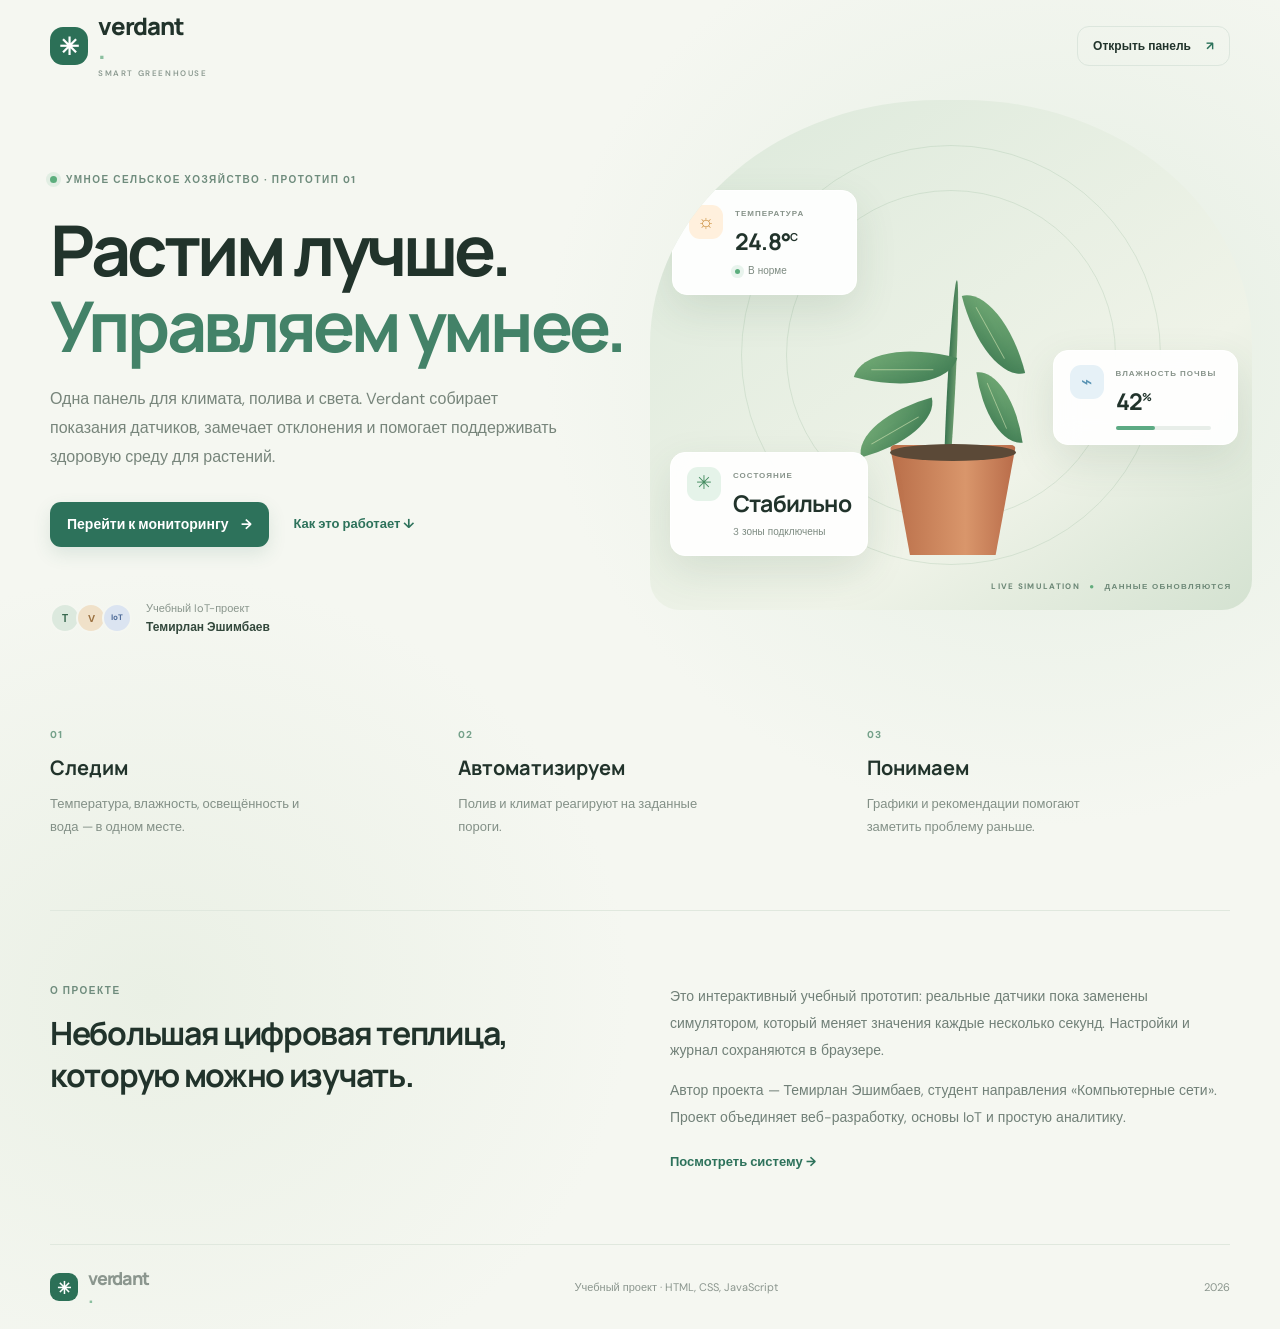
<file: index.html>
<!doctype html>
<html lang="ru">
<head>
  <meta charset="utf-8"><meta name="viewport" content="width=device-width, initial-scale=1">
  <meta name="theme-color" content="#10251f">
  <title>Verdant — IoT Smart Greenhouse</title>
  <link rel="preconnect" href="https://fonts.googleapis.com">
  <link href="https://fonts.googleapis.com/css2?family=DM+Sans:wght@400;500;600;700&family=Manrope:wght@400;500;600;700;800&display=swap" rel="stylesheet">
  <link rel="stylesheet" href="assets/css/style.css">
</head>
<body class="welcome-page">
  <nav class="welcome-nav wrap">
    <a class="brand" href="index.html"><span class="brand-mark">✳</span><span>verdant<span class="brand-dot">.</span><small>SMART GREENHOUSE</small></span></a>
    <a class="nav-pill" href="dashboard.html">Открыть панель <span>↗</span></a>
  </nav>
  <main class="welcome wrap">
    <section class="hero-copy">
      <div class="eyebrow"><span class="pulse"></span> УМНОЕ СЕЛЬСКОЕ ХОЗЯЙСТВО · ПРОТОТИП 01</div>
      <h1>Растим лучше.<br><em>Управляем умнее.</em></h1>
      <p class="hero-lead">Одна панель для климата, полива и света. Verdant собирает показания датчиков, замечает отклонения и помогает поддерживать здоровую среду для растений.</p>
      <div class="hero-actions"><a class="btn btn-primary" href="dashboard.html">Перейти к мониторингу <span>→</span></a><a class="text-link" href="#about">Как это работает ↓</a></div>
      <div class="hero-foot"><div class="avatar-stack"><span>Т</span><span>V</span><span>IoT</span></div><span>Учебный IoT-проект<br><b>Темирлан Эшимбаев</b></span></div>
    </section>
    <section class="hero-visual" aria-label="Предпросмотр теплицы">
      <div class="visual-orbit orbit-one"></div><div class="visual-orbit orbit-two"></div>
      <div class="plant-art"><div class="stem"></div><div class="leaf leaf-a"></div><div class="leaf leaf-b"></div><div class="leaf leaf-c"></div><div class="leaf leaf-d"></div><div class="pot"></div><div class="soil"></div></div>
      <div class="floating-card temp-card"><span class="mini-icon orange">☼</span><div><small>ТЕМПЕРАТУРА</small><strong>24.8°<sup>C</sup></strong><em><span class="live-dot"></span> В норме</em></div></div>
      <div class="floating-card moisture-card"><span class="mini-icon blue">⌁</span><div><small>ВЛАЖНОСТЬ ПОЧВЫ</small><strong>42<sup>%</sup></strong><div class="mini-bar"><i style="width:42%"></i></div></div></div>
      <div class="floating-card light-card"><span class="mini-icon green">✳</span><div><small>СОСТОЯНИЕ</small><strong>Стабильно</strong><em>3 зоны подключены</em></div></div>
      <div class="visual-caption">LIVE SIMULATION <span>●</span> ДАННЫЕ ОБНОВЛЯЮТСЯ</div>
    </section>
    <section id="about" class="feature-strip">
      <div><span class="feature-number">01</span><h3>Следим</h3><p>Температура, влажность, освещённость и вода — в одном месте.</p></div>
      <div><span class="feature-number">02</span><h3>Автоматизируем</h3><p>Полив и климат реагируют на заданные пороги.</p></div>
      <div><span class="feature-number">03</span><h3>Понимаем</h3><p>Графики и рекомендации помогают заметить проблему раньше.</p></div>
    </section>
    <section class="about-project">
      <div><div class="eyebrow">О ПРОЕКТЕ</div><h2>Небольшая цифровая теплица,<br>которую можно изучать.</h2></div>
      <div class="about-text"><p>Это интерактивный учебный прототип: реальные датчики пока заменены симулятором, который меняет значения каждые несколько секунд. Настройки и журнал сохраняются в браузере.</p><p class="muted">Автор проекта — Темирлан Эшимбаев, студент направления «Компьютерные сети». Проект объединяет веб-разработку, основы IoT и простую аналитику.</p><a class="text-link" href="dashboard.html">Посмотреть систему →</a></div>
    </section>
    <footer class="welcome-footer"><a class="brand mini-brand" href="index.html"><span class="brand-mark">✳</span><span>verdant<span class="brand-dot">.</span></span></a><span>Учебный проект · HTML, CSS, JavaScript</span><span>2026</span></footer>
  </main>
</body>
</html>
</file>
<file: assets/css/style.css>
:root{--bg:#f5f7f4;--surface:#fff;--ink:#21332b;--muted:#839088;--line:#e8ede8;--green:#2d725b;--green-dark:#173e31;--soft-green:#e8f3ed;--shadow:0 8px 28px rgba(30,58,44,.045);--radius:18px}
*{box-sizing:border-box}html{scroll-behavior:smooth}body{margin:0;background:var(--bg);color:var(--ink);font-family:"DM Sans",sans-serif;font-size:14px;line-height:1.5}h1,h2,h3,h4,p{margin-top:0}h1,h2,h3,h4,.brand{font-family:"Manrope","DM Sans",sans-serif}a{color:inherit;text-decoration:none}button,input,select{font:inherit}button{cursor:pointer}.wrap{width:min(1180px,calc(100% - 48px));margin:auto}.brand{display:flex;align-items:center;gap:10px;font-size:24px;font-weight:800;letter-spacing:-1.2px;line-height:1}.brand>span:last-child{display:flex;flex-direction:column}.brand-dot{display:inline!important;color:#8bbf9f}.brand small{font:600 8px "DM Sans",sans-serif;letter-spacing:1.6px;color:#8c9a91;margin-top:6px}.brand-mark{width:38px;height:38px;border-radius:13px;background:#2c7057;color:#fff;display:grid;place-items:center;font-size:24px;letter-spacing:0}.btn{border:0;border-radius:11px;padding:12px 17px;font-weight:700;display:inline-flex;align-items:center;justify-content:center;gap:12px;transition:.2s}.btn:hover{transform:translateY(-1px)}.btn-primary{background:var(--green);color:white;box-shadow:0 7px 18px #2d725b20}.btn-soft{background:#edf3ef;color:#3c6957}.btn-outline{background:transparent;border:1px solid var(--line);color:var(--ink)}.full-btn{width:100%;margin-top:20px}.text-link{font-weight:700;color:var(--green);font-size:13px}.eyebrow{font-size:10px;font-weight:800;letter-spacing:1.5px;color:#6f8c7d}.muted{color:var(--muted)}
/* welcome */.welcome-page{background:#f5f7f1;background-image:radial-gradient(ellipse at 82% 27%,#e4eee2 0,transparent 34%),radial-gradient(ellipse at 12% 75%,#eaf0e5 0,transparent 30%)}.welcome-nav{height:92px;display:flex;align-items:center;justify-content:space-between}.nav-pill{border:1px solid #dce6dd;padding:10px 15px;border-radius:12px;font-weight:700;font-size:12px}.nav-pill span{color:var(--green);margin-left:12px}.welcome{max-width:1180px}.hero-copy{width:53%;padding:80px 0 40px;position:relative;z-index:2}.hero-copy .eyebrow{display:flex;align-items:center;gap:9px}.pulse,.live-dot{display:inline-block;width:7px;height:7px;background:#5cae7d;border-radius:50%;box-shadow:0 0 0 4px #5cae7d20}.hero-copy h1{font-size:clamp(42px,5.5vw,70px);line-height:1.08;letter-spacing:-3.8px;margin:25px 0 22px;font-weight:700}.hero-copy h1 em{font-style:normal;color:#438268}.hero-lead{font-size:16px;line-height:1.8;color:#77857b;max-width:520px}.hero-actions{display:flex;align-items:center;gap:25px;margin-top:30px}.hero-foot{display:flex;align-items:center;gap:14px;margin-top:52px;color:#89958c;font-size:11px;line-height:1.7}.hero-foot b{color:#33483c;font-size:12px}.avatar-stack{display:flex;padding-left:4px}.avatar-stack span{width:30px;height:30px;margin-left:-4px;border:2px solid #f5f7f1;border-radius:50%;background:#dce9de;color:#38694f;display:grid;place-items:center;font-size:10px;font-weight:800}.avatar-stack span:nth-child(2){background:#f0e1c9;color:#9b7140}.avatar-stack span:nth-child(3){background:#dbe4f1;color:#506d9a;font-size:8px}.hero-visual{position:absolute;top:100px;left:calc(50% + 10px);width:47%;height:510px;border-radius:48% 48% 30px 30px;background:linear-gradient(145deg,#dce9db,#eff3e8 68%,#d4e2d1);overflow:hidden}.visual-orbit{position:absolute;border:1px solid #9fbda34a;border-radius:50%;width:420px;height:420px;left:50%;top:50%;transform:translate(-50%,-50%)}.orbit-two{width:330px;height:330px}.plant-art{position:absolute;bottom:45px;left:50%;transform:translateX(-50%);height:310px;width:220px}.stem{position:absolute;width:8px;height:225px;left:106px;bottom:60px;background:linear-gradient(90deg,#397450,#6a9a6d);border-radius:50%;transform:rotate(3deg)}.leaf{position:absolute;width:95px;height:45px;background:linear-gradient(135deg,#80b67e,#37764f);border-radius:100% 0 100% 0;box-shadow:inset -8px -4px 15px #2b624222}.leaf:after{content:"";position:absolute;width:65%;height:1px;background:#d1e3b2a8;top:55%;left:15%;transform:rotate(-15deg)}.leaf-a{left:17px;bottom:175px;transform:rotate(15deg)}.leaf-b{left:105px;bottom:208px;transform:rotate(76deg) scale(.95)}.leaf-c{left:8px;bottom:115px;transform:rotate(-15deg) scale(.88)}.leaf-d{left:111px;bottom:135px;transform:rotate(82deg) scale(.8)}.pot{position:absolute;bottom:10px;left:49px;width:126px;height:110px;background:linear-gradient(90deg,#b96e49,#d9966b 60%,#b86b49);clip-path:polygon(0 0,100% 0,84% 100%,16% 100%);border-radius:5px}.soil{position:absolute;bottom:104px;left:49px;width:126px;height:17px;background:#5b4937;border-radius:50%}.floating-card{position:absolute;z-index:3;display:flex;gap:12px;align-items:flex-start;padding:14px 16px;background:#ffffffeb;backdrop-filter:blur(12px);border:1px solid #fff;border-radius:15px;box-shadow:0 15px 40px #385d4220;min-width:185px}.floating-card small{display:block;color:#87938a;font-size:8px;font-weight:800;letter-spacing:1px;margin:2px 0 5px}.floating-card strong{display:block;font-family:Manrope;font-size:23px;letter-spacing:-.8px}.floating-card sup{font-size:11px}.floating-card em{font-size:10px;color:#7c8a80;font-style:normal}.floating-card em .live-dot{width:5px;height:5px;margin-right:5px}.temp-card{top:90px;left:22px}.moisture-card{top:250px;right:14px}.light-card{bottom:54px;left:20px}.mini-icon{display:grid;place-items:center;width:34px;height:34px;border-radius:11px;font-size:19px}.orange{background:#fff0dd;color:#c88a35}.blue{background:#e6f1f7;color:#5792b2}.green{background:#e5f3e9;color:#448b60}.purple{background:#eeeafd;color:#8372c4}.mini-bar{height:4px;background:#e8eee9;border-radius:4px;margin-top:7px;width:95px}.mini-bar i{display:block;height:100%;border-radius:4px;background:#5caa83}.visual-caption{position:absolute;bottom:18px;right:20px;color:#6d8877;font-size:8px;letter-spacing:1.3px;font-weight:800}.visual-caption span{color:#64ad7e;margin:0 6px}.feature-strip{display:grid;grid-template-columns:repeat(3,1fr);gap:45px;padding:45px 0 72px;border-bottom:1px solid #e0e8de}.feature-number{font-size:10px;color:#75a18a;font-weight:800;letter-spacing:1px}.feature-strip h3{font-size:20px;margin:9px 0}.feature-strip p{max-width:260px;color:#839087;font-size:13px;line-height:1.8;margin:0}.about-project{display:grid;grid-template-columns:1fr 1fr;gap:60px;padding:72px 0}.about-project h2{font-size:32px;letter-spacing:-1.3px;line-height:1.3;margin-top:15px}.about-text p{font-size:14px;line-height:1.9;color:#718078}.about-text .text-link{display:inline-block;margin-top:8px}.welcome-footer{border-top:1px solid #e0e8de;display:flex;align-items:center;justify-content:space-between;padding:24px 0;color:#8b968e;font-size:11px}.mini-brand{font-size:18px}.mini-brand .brand-mark{width:28px;height:28px;border-radius:9px;font-size:17px}
/* app shell */.app-shell{min-height:100vh}.sidebar{position:fixed;z-index:20;left:0;top:0;bottom:0;width:244px;background:#fff;border-right:1px solid var(--line);padding:25px 17px 15px;display:flex;flex-direction:column}.side-brand{font-size:22px;margin:0 0 43px 6px}.side-brand .brand-mark{width:35px;height:35px;border-radius:11px;font-size:21px}.side-label{font-size:9px;letter-spacing:1.2px;font-weight:800;color:#a0aaa3;padding:0 12px;margin-bottom:12px}.side-nav{display:grid;gap:4px}.side-nav a{height:43px;border-radius:10px;padding:0 12px;display:flex;align-items:center;gap:12px;color:#7b8980;font-size:12px;font-weight:600;transition:.15s}.side-nav a:hover{background:#f5f8f5;color:#3a7258}.side-nav a.active{background:#eaf3ed;color:#28684e;font-weight:800}.nav-icon{width:18px;text-align:center;font-size:18px;color:#83968a}.side-nav a.active .nav-icon{color:#347c5c}.nav-count{margin-left:auto;background:#d9e9de;border-radius:6px;padding:2px 6px;font-size:10px}.alert-count{margin-left:auto;background:#fff0dc;color:#bd8031;border-radius:6px;padding:2px 6px;font-size:10px}.side-label-bottom{margin-top:33px}.sidebar-bottom{margin-top:auto}.system-status{display:flex;gap:11px;align-items:center;padding:14px 9px;border:1px solid var(--line);border-radius:12px;margin-bottom:13px}.system-status b,.profile-mini b{display:block;font-size:10px}.system-status small,.profile-mini small{display:block;font-size:9px;color:#98a39b;margin-top:3px}.system-status .live-dot{flex-shrink:0}.profile-mini{border-top:1px solid var(--line);padding:16px 3px 0;display:flex;align-items:center;gap:9px}.profile-avatar{width:34px;height:34px;border-radius:11px;background:#dcece2;color:#347253;display:grid;place-items:center;font-size:11px;font-weight:800;flex-shrink:0}.profile-mini .more{margin-left:auto;color:#8e9a91;font-weight:800}.main-area{margin-left:244px;min-height:100vh}.topbar{height:70px;background:#ffffffc9;border-bottom:1px solid var(--line);display:flex;align-items:center;justify-content:space-between;padding:0 35px;position:sticky;top:0;z-index:10;backdrop-filter:blur(12px)}.breadcrumb{font-size:11px;color:#8d9991}.breadcrumb span{margin:0 10px;color:#c3cbc4}.breadcrumb b{color:#475a4e;font-weight:700}.top-actions{display:flex;align-items:center;gap:19px}.top-live{font-size:10px;color:#688174;display:flex;align-items:center;gap:8px}.top-live .live-dot{width:6px;height:6px}.icon-button{width:33px;height:33px;border:1px solid var(--line);border-radius:10px;background:#fff;color:#718177;font-size:18px}.small-avatar{width:31px;height:31px}.mobile-menu{display:none;border:0;background:transparent;font-size:22px}.content{padding:32px 35px 22px;max-width:1600px;margin:0 auto}.page-heading{display:flex;align-items:flex-end;justify-content:space-between;gap:20px;margin-bottom:27px}.page-heading h1{font-size:29px;letter-spacing:-1.1px;margin:9px 0 5px}.page-heading p{font-size:12px;color:#87938b;margin:0}.heading-date{margin-left:12px;letter-spacing:0;font-size:10px;color:#a1aaa3;font-weight:600}.heading-actions{display:flex;align-items:center;gap:10px}.heading-actions .btn{font-size:11px;padding:10px 13px}.mode-badge{border:1px solid #dce9df;background:#f2f8f3;color:#438062;border-radius:9px;padding:9px 11px;font-size:9px;letter-spacing:.5px;font-weight:800;white-space:nowrap}.mode-badge i{display:inline-block;width:6px;height:6px;background:#61ae7d;border-radius:50%;margin-right:5px}.metrics-grid{display:grid;grid-template-columns:repeat(4,minmax(0,1fr));gap:15px}.metric-card{background:var(--surface);border:1px solid var(--line);border-radius:var(--radius);padding:18px 18px 15px;box-shadow:var(--shadow);min-width:0}.metric-top{display:flex;align-items:center;justify-content:space-between;color:#829087;font-size:11px;font-weight:600}.metric-icon{width:33px;height:33px;border-radius:11px;display:grid;place-items:center;font-size:17px}.metric-value{font-family:Manrope;font-size:30px;letter-spacing:-1.2px;font-weight:800;margin:13px 0 6px}.metric-value small{font-size:14px;letter-spacing:0;margin-left:3px;color:#7e8d82;font-weight:600}.metric-foot{font-size:10px;color:#99a39b;white-space:nowrap;overflow:hidden;text-overflow:ellipsis}.trend{font-size:9px;margin-right:5px}.trend.up{color:#5aab7d}.trend.down{color:#d28a4b}.trend.neutral{color:#92a29a}.section-title{display:flex;justify-content:space-between;align-items:center;margin:32px 0 16px}.section-title h2{font-size:18px;margin:0 0 4px;letter-spacing:-.5px}.section-title p{font-size:11px;color:#89958d;margin:0}.section-title .text-link{font-size:11px}.zones-grid{display:grid;grid-template-columns:repeat(3,minmax(0,1fr));gap:15px}.zone-card{background:var(--surface);border:1px solid var(--line);border-radius:var(--radius);padding:17px;box-shadow:var(--shadow);min-width:0}.zone-card-top{display:flex;align-items:center;gap:10px}.zone-plant-icon{width:39px;height:39px;border-radius:13px;background:#e9f3e8;color:#4b9566;display:grid;place-items:center;font-size:22px}.zone-name{flex:1;min-width:0}.zone-name h3{font-size:14px;margin:0 0 3px}.zone-name p{font-size:10px;color:#99a49b;margin:0}.dots-btn{border:0;background:transparent;color:#9aa69e;font-size:21px;letter-spacing:1px}.zone-state{display:flex;align-items:center;justify-content:space-between;margin:18px 0 16px}.status-badge{display:inline-flex;align-items:center;gap:6px;font-size:9px;font-weight:700;color:#849187;white-space:nowrap}.status-badge i{width:5px;height:5px;border-radius:50%;background:#a6b0a8}.status-badge.good{color:#46835f}.status-badge.good i{background:#5dae7b}.status-badge.warn{color:#c28a3e}.status-badge.warn i{background:#dfa54e}.status-badge.bad{color:#c65c55}.status-badge.bad i{background:#d96e66}.risk-label{font-size:10px;color:#99a39b}.risk-label b{color:#43574a}.zone-readings{display:grid;grid-template-columns:repeat(3,1fr);padding:13px 0;border-top:1px solid #f0f2ef;border-bottom:1px solid #f0f2ef;gap:5px}.zone-readings span{display:block;font-size:9px;color:#97a199;margin-bottom:6px}.zone-readings b{font-family:Manrope;font-size:17px;letter-spacing:-.5px}.zone-readings small{font-size:10px;color:#8c9a90;margin-left:2px}.risk-track{height:4px;background:#edf1ed;border-radius:10px;overflow:hidden;margin:14px 0 12px}.risk-track i{display:block;height:100%;background:#5ba67b;border-radius:10px;transition:width .3s}.zone-card .zone-link{display:flex;justify-content:space-between;font-size:10px;font-weight:700;color:#6c8878}.zone-link span{font-size:15px}.dashboard-lower{display:grid;grid-template-columns:minmax(0,1.8fr) minmax(240px,1fr);gap:16px;margin-top:17px}.lower-main,.lower-side{display:grid;align-content:start;gap:16px;min-width:0}.panel{background:var(--surface);border:1px solid var(--line);border-radius:var(--radius);box-shadow:var(--shadow);padding:19px;min-width:0}.panel-heading{display:flex;align-items:center;justify-content:space-between;gap:12px;margin-bottom:18px}.panel-heading h3{font-size:14px;margin:0 0 4px;letter-spacing:-.3px}.panel-heading p{font-size:10px;color:#98a29a;margin:0}.chart-panel{padding-bottom:10px}.chart-wrap{height:230px;position:relative}.chart-menu{font-size:20px;color:#9da79f;letter-spacing:2px}.live-pill{display:flex;align-items:center;gap:6px;border-radius:7px;background:#eaf5ec;padding:6px 8px;font-size:8px;color:#528566;font-weight:800;letter-spacing:.5px}.live-pill .live-dot{width:5px;height:5px}.system-line{display:flex;justify-content:space-between;margin:15px 0;font-size:11px;color:#89958c}.system-line b{font-size:11px;color:#46584c}.system-line .text-warning{color:#c18b41}.progress{height:5px;border-radius:5px;background:#edf1ed}.progress i{display:block;height:100%;background:#65ad82;border-radius:5px}.insight-card{padding:20px;background:#1f4939;border-radius:var(--radius);color:#fff;position:relative;overflow:hidden}.insight-card:after{content:"✳";position:absolute;font-size:130px;color:#ffffff08;right:-8px;top:-28px}.insight-icon{width:32px;height:32px;border-radius:11px;display:grid;place-items:center;background:#ffffff1b;color:#b8dfbf;font-size:17px;margin-bottom:14px}.insight-card .eyebrow{color:#a2c8ad;font-size:9px}.insight-card h3{font-size:18px;margin:9px 0}.insight-card p{font-size:11px;line-height:1.7;color:#c4d8ca}.insight-card a{font-size:10px;color:#c3e3ca;font-weight:700}.insight-card a span{margin-left:8px}.event-list{display:grid}.event-row{display:flex;align-items:center;gap:11px;padding:12px 0;border-bottom:1px solid #f0f2ef;min-width:0}.event-row:last-child{border-bottom:0}.event-symbol{width:29px;height:29px;border-radius:10px;display:grid;place-items:center;font-weight:800;font-size:12px;flex-shrink:0}.event-symbol.warning{background:#fff2df;color:#c18c3d}.event-symbol.critical{background:#fdebe8;color:#cb635c}.event-symbol.neutral{background:#eaf3ed;color:#4d8965}.event-copy{flex:1;min-width:0}.event-copy b{display:block;font-size:10px;white-space:nowrap;overflow:hidden;text-overflow:ellipsis}.event-copy small{display:block;font-size:9px;color:#9aa49c;margin-top:4px}.event-time{font-size:9px;color:#a0aaa3;white-space:nowrap}.resolve-btn{border:1px solid #dce8de;border-radius:7px;background:#f2f8f3;color:#4c8965;width:25px;height:25px}.empty-state{padding:25px;text-align:center;color:#9ba69d;font-size:12px}
/* other pages */.info-banner{display:flex;gap:13px;align-items:flex-start;background:#edf5ef;border:1px solid #e1eee4;color:#4d7e60;border-radius:13px;padding:14px 16px;margin-bottom:20px}.info-banner>span{font-size:19px}.info-banner b{display:block;font-size:11px;margin:1px 0 4px}.info-banner p{font-size:10px;line-height:1.6;margin:0;color:#76917e}.warning-banner{background:#fff5e6;border-color:#f2e2c5;color:#bd873c}.warning-banner p{color:#9e855f}.zones-page-grid{margin-bottom:20px}.table-panel{padding:20px 0 0}.table-panel>.panel-heading{padding:0 20px}.search-input,select{border:1px solid var(--line);background:var(--surface);border-radius:9px;padding:9px 11px;font-size:10px;color:var(--ink);outline:none}.search-input:focus,select:focus{border-color:#9dc4aa}.table-tools{display:flex;gap:8px}.table-scroll{overflow-x:auto}table{width:100%;border-collapse:collapse;text-align:left;white-space:nowrap}th{background:#f8faf7;color:#98a39b;font-size:9px;font-weight:800;letter-spacing:.6px;text-transform:uppercase;padding:12px 20px}td{padding:14px 20px;border-bottom:1px solid #f0f2ef;font-size:11px;color:#68776c}td b{color:#405448}td small{display:block;font-size:9px;color:#a0aaa3;margin-top:3px}tbody tr:last-child td{border-bottom:0}tbody tr[hidden]{display:none}.device-cell{display:flex;align-items:center;gap:10px}.device-icon{width:31px;height:31px;border-radius:10px;background:#eaf3ed;color:#4b8965;display:grid;place-items:center;font-size:16px}.compact-metrics{margin-bottom:20px}.compact-metrics .metric-card{padding:15px}.compact-metrics .metric-value{font-size:25px}.control-zone-tabs{display:flex;gap:8px;margin-bottom:17px;overflow-x:auto}.zone-tab{background:var(--surface);border:1px solid var(--line);padding:10px 16px;border-radius:11px;color:#738178;font-size:11px;font-weight:700;min-width:110px;text-align:left}.zone-tab small{display:block;font-size:8px;color:#9aa59d;margin-top:3px}.zone-tab.active{border-color:#b7d4bf;background:#edf6ef;color:#3d7855}.control-summary{display:flex;justify-content:space-between;align-items:center;margin-bottom:17px}.control-summary h2{font-size:21px;margin:7px 0 4px}.control-summary p{font-size:11px;color:#8b988f;margin:0}.mode-switch{text-align:right}.mode-switch>span{display:block;font-size:10px;color:#8e9a92;margin-bottom:7px}.segmented{display:flex;border:0;border-radius:9px;padding:3px;background:#eef2ee;color:#78867c;font-size:10px;font-weight:700}.segmented span{padding:7px 11px;border-radius:7px}.segmented.auto-selected span:first-child,.segmented.manual-selected span:last-child{background:#fff;color:#347451;box-shadow:0 2px 6px #1d493b13}.mode-switch small{display:block;color:#9aa59d;font-size:9px;margin-top:5px}.actuator-grid{display:grid;grid-template-columns:repeat(3,minmax(0,1fr));gap:14px;margin-bottom:18px}.actuator-card{border:1px solid var(--line);background:var(--surface);border-radius:16px;padding:17px}.actuator-card.is-on{border-color:#c4ddca;background:linear-gradient(145deg,#fff,#f6fbf6)}.actuator-top{display:flex;justify-content:space-between;align-items:center}.actuator-icon{width:39px;height:39px;border-radius:12px;background:#edf2ee;color:#638371;display:grid;place-items:center;font-size:21px}.is-on .actuator-icon{background:#e1f2e5;color:#39815a}.actuator-card h3{font-size:13px;margin:15px 0 5px}.actuator-card p{font-size:10px;color:#929e95;min-height:30px;line-height:1.6;margin-bottom:15px}.actuator-bottom{display:flex;align-items:center;justify-content:space-between;border-top:1px solid #eef1ed;padding-top:12px;gap:6px}.actuator-bottom>span{font-size:9px;color:#99a39b}.toggle{width:37px;height:21px;border:0;border-radius:20px;background:#dce3dd;padding:3px;transition:.2s;flex-shrink:0}.toggle:after{content:"";display:block;width:15px;height:15px;border-radius:50%;background:#fff;box-shadow:0 1px 3px #1c382b22;transition:.2s}.toggle.on{background:#4c9b6d}.toggle.on:after{transform:translateX(16px)}.toggle:disabled{opacity:.65;cursor:not-allowed}.analytics-intro{display:flex;gap:17px;align-items:flex-start;background:#eaf3eb;border:1px solid #dfebe0;border-radius:17px;padding:21px;margin-bottom:18px}.analytics-intro .insight-icon{background:#d7eadb;color:#3d8258;flex-shrink:0;margin:0}.analytics-intro h2{font-size:19px;margin:5px 0}.analytics-intro p{font-size:11px;color:#7e9283;margin:0;line-height:1.7}.risk-grid{display:grid;grid-template-columns:repeat(3,minmax(0,1fr));gap:14px;margin-bottom:18px}.risk-card{background:var(--surface);border:1px solid var(--line);border-radius:15px;padding:17px}.risk-card-top{display:flex;justify-content:space-between;gap:8px;font-size:11px;font-weight:700}.risk-number{font:800 32px Manrope;letter-spacing:-1px;margin:13px 0 4px}.risk-number small{font:600 11px "DM Sans";color:#9ca79f;letter-spacing:0}.risk-card p{font-size:10px;color:#919d94;margin:0}.charts-grid{display:grid;grid-template-columns:repeat(2,minmax(0,1fr));gap:15px;margin-bottom:18px}.recommendation-list{display:grid;grid-template-columns:repeat(2,minmax(0,1fr));gap:10px}.recommendation{display:flex;gap:12px;padding:14px;border:1px solid #eef1ed;border-radius:13px}.recommend-icon{width:33px;height:33px;display:grid;place-items:center;border-radius:10px;background:#eaf3ed;color:#508665;flex-shrink:0}.recommend-icon.water{background:#e7f2f8;color:#5793b2}.recommend-icon.temp{background:#fff0df;color:#c88a43}.recommend-icon.light{background:#f3f0dc;color:#a89b45}.recommend-icon.offline{background:#fdebe8;color:#c45d57}.recommendation small{font-size:8px;color:#95a197;letter-spacing:.6px;font-weight:800}.recommendation h4{font-size:11px;margin:4px 0}.recommendation p{font-size:10px;line-height:1.6;color:#89958d;margin:0}.ai-tag{font-size:8px;color:#5b8d6d;background:#edf6ef;padding:7px 9px;border-radius:7px;font-weight:800;letter-spacing:.4px}.settings-layout{display:grid;grid-template-columns:minmax(0,1.6fr) minmax(230px,1fr);gap:17px;align-items:start}.settings-panel{padding:22px}.settings-icon{width:34px;height:34px;border-radius:11px;background:#edf4ee;display:grid;place-items:center;color:#5c8b6b}.settings-group{display:grid;grid-template-columns:minmax(150px,1fr) 100px 100px;gap:12px;align-items:center;padding:16px 0;border-bottom:1px solid #eef1ed}.settings-group>div b,.setting-line b{display:block;font-size:11px}.settings-group>div small,.setting-line small{display:block;font-size:9px;color:#9aa59d;margin-top:4px;line-height:1.5}.settings-group label{font-size:9px;color:#8a978e}.settings-group input,.settings-group select{display:block;width:100%;margin-top:6px}.form-actions{display:flex;gap:10px;margin-top:20px}.form-actions .btn{font-size:10px}.settings-side{display:grid;gap:15px}.settings-side .panel{padding:18px}.setting-line{display:flex;align-items:center;justify-content:space-between;gap:12px;padding-top:14px}.safety-panel{background:#f0f6ef}.safety-icon{width:36px;height:36px;background:#dcebdc;border-radius:12px;display:grid;place-items:center;color:#4e8c61;font-size:20px;margin-bottom:13px}.safety-panel h3{font-size:14px;margin-bottom:8px}.safety-panel p{font-size:10px;line-height:1.8;color:#839687}.settings-note{font-size:10px;color:#a0aaa3;margin:15px 2px}.app-footer{display:flex;justify-content:space-between;gap:12px;padding:28px 0 8px;color:#a0aaa3;font-size:9px}.app-footer b{color:#62846e}.toast{position:fixed;bottom:24px;right:24px;z-index:99;background:#204b39;color:#fff;padding:12px 18px;border-radius:11px;box-shadow:0 10px 30px #153b2a2b;font-size:12px;opacity:0;transform:translateY(8px);pointer-events:none;transition:.2s}.toast.show{opacity:1;transform:translateY(0)}
.dark-theme{--bg:#17221c;--surface:#202d25;--ink:#e2ebe3;--muted:#9eafa2;--line:#304036;--soft-green:#263b2d;--shadow:0 8px 28px rgba(0,0,0,.08)}.dark-theme .sidebar,.dark-theme .topbar{background:#1d2a22;border-color:var(--line)}.dark-theme .breadcrumb b,.dark-theme .metric-value,.dark-theme .zone-readings b,.dark-theme .system-line b,.dark-theme td b{color:#e1ebe3}.dark-theme .side-nav a.active,.dark-theme .zone-tab.active{background:#2a4031;color:#a8d7b5}.dark-theme .side-nav a:hover,.dark-theme th{background:#25352a}.dark-theme .btn-soft,.dark-theme .icon-button,.dark-theme .search-input,.dark-theme select{background:#26372b;color:#c5d7c9;border-color:var(--line)}.dark-theme .info-banner,.dark-theme .analytics-intro,.dark-theme .safety-panel{background:#26382b;border-color:#344a38}.dark-theme .zone-readings,.dark-theme .event-row,.dark-theme .settings-group,.dark-theme .actuator-bottom{border-color:#304036}.dark-theme td,.dark-theme th{border-color:#304036}.dark-theme .actuator-card.is-on{background:#24372a}.dark-theme .toggle{background:#536357}.dark-theme .toggle.on{background:#4c9b6d}
@media(max-width:1200px){.sidebar{width:218px}.main-area{margin-left:218px}.content{padding:27px 24px}.topbar{padding:0 24px}.metrics-grid{gap:10px}.metric-card{padding:15px}.metric-value{font-size:26px}.zone-card{padding:14px}.zone-readings b{font-size:15px}.hero-visual{left:52%;width:46%}}
@media(max-width:980px){.sidebar{transform:translateX(-100%);transition:transform .25s;box-shadow:none}.sidebar.sidebar-open{transform:translateX(0);box-shadow:10px 0 30px #20392a20}.main-area{margin-left:0}.mobile-menu{display:block}.topbar{gap:14px}.breadcrumb{margin-right:auto}.metrics-grid{grid-template-columns:repeat(2,minmax(0,1fr))}.zones-grid{grid-template-columns:repeat(2,minmax(0,1fr))}.dashboard-lower{grid-template-columns:1fr}.lower-side{grid-template-columns:repeat(2,minmax(0,1fr))}.hero-copy{width:55%;padding-top:55px}.hero-visual{left:51%;top:120px;height:440px}.floating-card{transform:scale(.88)}.temp-card{left:-5px}.moisture-card{right:-10px}.light-card{left:-4px}.hero-copy h1{font-size:54px}.feature-strip{gap:25px}}
@media(max-width:700px){.wrap{width:calc(100% - 36px)}.welcome-nav{height:75px}.brand{font-size:21px}.nav-pill{font-size:10px;padding:9px 11px}.hero-copy{width:100%;padding:45px 0 15px}.hero-copy h1{font-size:47px;letter-spacing:-2.7px}.hero-lead{font-size:14px;max-width:450px}.hero-visual{position:relative;top:auto;left:auto;width:100%;height:410px;margin:10px 0 35px;border-radius:30px}.plant-art{transform:translateX(-50%) scale(.9);transform-origin:bottom center}.temp-card{top:42px;left:12px}.moisture-card{top:185px;right:8px}.light-card{bottom:45px;left:9px}.floating-card{transform:scale(.83);transform-origin:left top}.moisture-card{transform-origin:right top}.feature-strip{grid-template-columns:1fr;gap:25px;padding:35px 0}.feature-strip p{max-width:100%}.about-project{grid-template-columns:1fr;gap:15px;padding:45px 0}.about-project h2{font-size:27px}.welcome-footer{flex-wrap:wrap;gap:15px}.topbar{height:60px;padding:0 15px}.top-live{display:none}.content{padding:24px 15px 20px}.page-heading{align-items:flex-start;flex-direction:column;margin-bottom:20px}.page-heading h1{font-size:26px}.heading-actions{width:100%;justify-content:space-between}.heading-actions .btn{font-size:10px}.metrics-grid{gap:9px}.metric-card{padding:13px;border-radius:14px}.metric-top{font-size:10px}.metric-icon{width:29px;height:29px}.metric-value{font-size:25px;margin:10px 0 5px}.metric-foot{font-size:9px}.zones-grid{grid-template-columns:1fr}.zone-card{padding:17px}.section-title{margin-top:26px}.lower-side{grid-template-columns:1fr}.panel{padding:15px}.chart-wrap{height:220px}.event-row{gap:8px}.event-copy b{white-space:normal;line-height:1.5}.event-time{font-size:8px}.risk-grid{grid-template-columns:1fr}.charts-grid{grid-template-columns:1fr}.recommendation-list{grid-template-columns:1fr}.table-tools{flex-direction:column}.table-tools>*{width:100%}.table-panel>.panel-heading{align-items:flex-start;flex-direction:column;padding:0 15px}.table-panel{padding-top:16px}.table-scroll{margin-top:10px}.control-summary{align-items:flex-start;flex-direction:column;gap:18px}.mode-switch{text-align:left}.actuator-grid{grid-template-columns:repeat(2,minmax(0,1fr));gap:9px}.actuator-card{padding:12px}.actuator-card p{min-height:48px}.actuator-bottom{align-items:flex-start;flex-direction:column}.control-zone-tabs{margin-left:-2px}.zone-tab{min-width:100px;padding:9px 12px}.settings-layout{grid-template-columns:1fr}.settings-group{grid-template-columns:minmax(110px,1fr) 80px 80px;gap:8px}.settings-group>div b{font-size:10px}.form-actions{flex-wrap:wrap}.form-actions .btn{flex:1}.app-footer{flex-direction:column;gap:7px}.analytics-intro{padding:16px}.analytics-intro h2{font-size:16px}.heading-date{display:block;margin:7px 0 0}.mobile-menu{padding:0}.breadcrumb{font-size:9px}.breadcrumb span{margin:0 5px}.top-actions{gap:9px}}
@media(max-width:390px){.content{padding-left:11px;padding-right:11px}.hero-copy h1{font-size:41px}.hero-actions{align-items:flex-start;flex-direction:column;gap:16px}.metrics-grid{gap:7px}.metric-card{padding:11px}.metric-value{font-size:22px}.metric-foot{white-space:normal;min-height:24px}.actuator-grid{grid-template-columns:1fr}.settings-group{grid-template-columns:1fr 76px 76px}.heading-actions{gap:6px}.mode-badge{font-size:8px;padding:8px}.heading-actions .btn{padding:9px;font-size:9px}}
</file>
